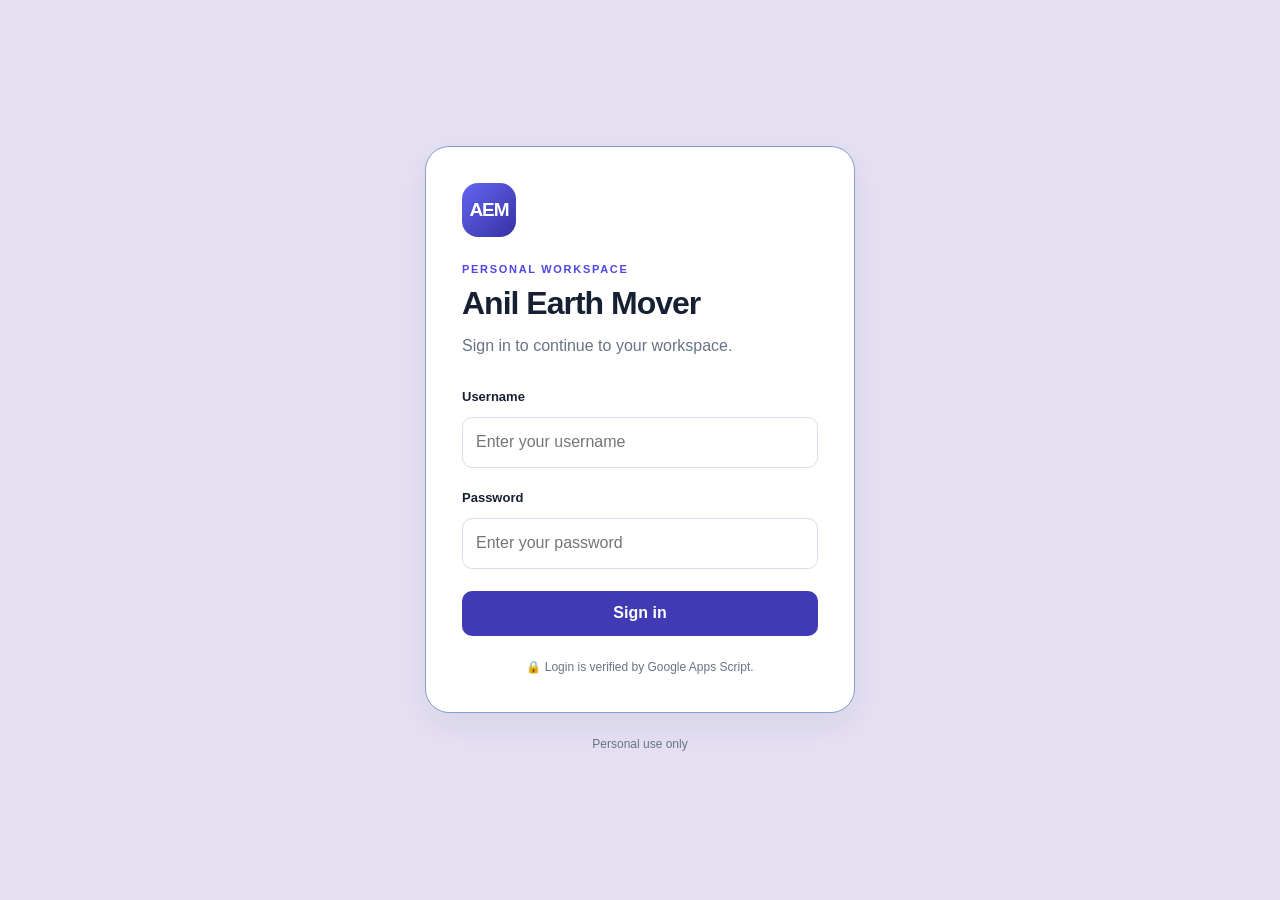
<file: index.html>
<!doctype html>
<html lang="en">
<head>
  <meta charset="utf-8">
  <meta name="viewport" content="width=device-width, initial-scale=1">
  <link rel="icon" href="public/Earth.jpg" type="image/jpeg">
  <title>Anil Earth Mover — Login</title>
  <link rel="stylesheet" href="css/style.css">
  <script src="js/config.js" defer></script>
  <script src="js/login.js" defer></script>
</head>
<body>
  <main class="page">
    <section class="login-card" aria-labelledby="page-title">
      <div class="brand-mark" aria-hidden="true">AEM</div>
      <p class="eyebrow">PERSONAL WORKSPACE</p>
      <h1 id="page-title">Anil Earth Mover</h1>
      <p class="subheading">Sign in to continue to your workspace.</p>

      <form id="login-form">
        <label for="username">Username</label>
        <input id="username" name="username" type="text" autocomplete="username"
               required maxlength="80" placeholder="Enter your username">

        <label for="password">Password</label>
        <input id="password" name="password" type="password" autocomplete="current-password"
               required maxlength="200" placeholder="Enter your password">

        <button id="login-button" type="submit">
          <span class="button-label">Sign in</span>
          <span class="spinner" aria-hidden="true"></span>
        </button>
        <p id="status" class="status" role="status" aria-live="polite"></p>
      </form>
      <p class="security-note"><span aria-hidden="true">🔒</span> Login is verified by Google Apps Script.</p>
    </section>
    <footer>Personal use only</footer>
  </main>
</body>
</html>
</file>
<file: css/style.css>
:root {
  color-scheme: light;
  --primary: #4f46e5;
  --primary-hover: #4338ca;
  --ink: #172033;
  --muted: #687386;
  --surface: #ffffff;
  --background: #e5e0f2;
  --border: #809dd4;
  --danger: #dc2626;
  --success: #15803d;
  --radius: 16px;
  --shadow: 0 12px 36px rgba(25, 36, 65, .07);
}

* {
  box-sizing: border-box;
}

html {
  min-width: 320px;
  scroll-behavior: smooth;
}

body {
  margin: 0;
  font-family: Inter, -apple-system, BlinkMacSystemFont, "Segoe UI", sans-serif;
  color: var(--ink);
  background: var(--background);
  line-height: 1.55;
}

button,
input,
textarea,
select {
  font: inherit;
}

button,
a {
  -webkit-tap-highlight-color: transparent;
}

a {
  color: inherit;
}

button {
  cursor: pointer;
}

button:disabled {
  cursor: not-allowed;
  opacity: .65;
}

[hidden] {
  display: none !important;
}

.global-api-loader {
  position: fixed;
  z-index: 9999;
  top: 18px;
  right: 18px;
  display: inline-flex;
  align-items: center;
  gap: 10px;
  padding: 11px 15px;
  border-radius: 10px;
  background: rgba(23, 32, 51, .94);
  color: #fff;
  box-shadow: 0 8px 24px rgba(0, 0, 0, .2);
  font-size: 14px;
  font-weight: 700;
}

.global-api-spinner {
  width: 17px;
  height: 17px;
  border: 2px solid rgba(255, 255, 255, .35);
  border-top-color: #fff;
  border-radius: 50%;
  animation: global-api-spin .7s linear infinite;
}

@keyframes global-api-spin {
  to { transform: rotate(360deg); }
}

/* Login */

.page {
  min-height: 100vh;
  display: grid;
  place-items: center;
  align-content: center;
  padding: 28px 18px;
}

.login-card {
  width: min(100%, 430px);
  padding: 36px;
  background: var(--surface);
  border: 1px solid var(--border);
  border-radius: 24px;
  box-shadow: var(--shadow);
}

.brand-mark {
  display: grid;
  place-items: center;
  width: 54px;
  height: 54px;
  border-radius: 16px;
  background: linear-gradient(135deg, #6366f1, #3730a3);
  color: #fff;
  font-size: 19px;
  font-weight: 800;
  letter-spacing: -1px;
}

.brand-mark.small {
  width: 38px;
  height: 38px;
  border-radius: 11px;
  font-size: 14px;
}

.eyebrow {
  margin: 24px 0 6px;
  color: var(--primary);
  font-size: 11px;
  font-weight: 800;
  letter-spacing: 1.7px;
}

h1,
h2,
p {
  overflow-wrap: anywhere;
}

.login-card h1,
.page-heading h1 {
  margin: 0;
  letter-spacing: -1px;
  line-height: 1.2;
}

.login-card h1 {
  font-size: 32px;
}

.subheading,
.muted {
  color: var(--muted);
}

.login-card .subheading {
  margin: 12px 0 28px;
}

.login-card form {
  display: grid;
  gap: 10px;
}

label {
  font-size: 13px;
  font-weight: 700;
}

input,
textarea {
  display: block;
  width: 100%;
  min-width: 0;
  padding: 12px 13px;
  color: var(--ink);
  background: #fff;
  border: 1px solid #d8deea;
  border-radius: 10px;
  outline: none;
  transition: border-color .15s, box-shadow .15s;
}

input:focus,
textarea:focus,
select:focus {
  border-color: var(--primary);
  box-shadow: 0 0 0 3px rgba(79, 70, 229, .12);
}

textarea {
  min-height: 95px;
  resize: vertical;
}

select[multiple] {
  min-height: 112px;
}

.login-card input + label {
  margin-top: 10px;
}

.button {
  display: inline-flex;
  align-items: center;
  justify-content: center;
  gap: 8px;
  min-height: 42px;
  padding: 10px 16px;
  border: 1px solid transparent;
  border-radius: 10px;
  font-size: 13px;
  font-weight: 750;
  transition: background .15s, border-color .15s;
}

.button-primary {
  color: #fff;
  background: var(--primary);
}

.button-primary:hover {
  background: var(--primary-hover);
}

.button-secondary {
  color: #374151;
  background: #fff;
  border-color: var(--border);
}

.button-secondary:hover {
  background: #f7f8fc;
}

.login-card form > button {
  width: 100%;
  margin-top: 12px;
}

.security-note {
  margin: 22px 0 0;
  color: var(--muted);
  font-size: 12px;
  text-align: center;
}

.page footer {
  margin-top: 22px;
  color: var(--muted);
  font-size: 12px;
}

.status {
  min-height: 0;
  margin: 10px 0 0;
  font-size: 13px;
  overflow-wrap: anywhere;
}

.status:empty {
  display: none;
}

.status.error {
  color: var(--danger);
}

.status.success {
  color: var(--success);
}

/* Navbar */

.navbar {
  display: flex;
  align-items: center;
  gap: 28px;
  min-height: 76px;
  padding: 12px max(24px, calc((100% - 1200px) / 2));
  border-bottom: 1px solid var(--border);
    background: rgba(101, 85, 119, 0.639);
  backdrop-filter: blur(12px);
  -webkit-backdrop-filter: blur(12px);
  border-bottom: 1px solid rgba(255, 255, 255, 0.1);
}

.navbar-brand {
  display: inline-flex;
  align-items: center;
  gap: 10px;
  flex-shrink: 0;
  text-decoration: none;
  font-size: 16px;
  font-weight: 800;
}

.nav-links {
  display: flex;
  flex-direction: row;
  justify-content:center;
  align-items: center;
  flex-wrap: wrap;
  gap: 8px;
  flex: 1;
}

.nav-links a {
  padding: 9px 12px;
  border-radius: 9px;
  color: #393d48;
  font-size: 13px;
  font-weight: 650;
  text-decoration: none;
}

.nav-links a:hover,
.nav-links a.active {
  color: var(--primary);
  background: #eef0ff;
}

.logout-button {
  flex-shrink: 0;
}

/* Main layout */

.app-container {
  width: min(1200px, 100%);
  margin: 0 auto;
  padding: 38px 24px 64px;
}

.page-heading {
  margin-bottom: 26px;
}

.page-heading .eyebrow {
  margin-top: 0;
}

.page-heading h1 {
  font-size: clamp(26px, 4vw, 36px);
}

.page-heading .subheading {
  margin: 10px 0 0;
}

/* Dashboard cards */


.menu-grid {
  display: grid;
  grid-template-columns: repeat(auto-fill, minmax(220px, 250px));
  gap: 22px;
  align-items: start;
}

@media (max-width: 540px) {
  .menu-grid {
    grid-template-columns: repeat(2, minmax(0, 1fr));
    gap: 12px;
  }

  .menu-card {
    padding: 12px !important;
    border-radius: 15px;
  }

  .menu-card h2 {
    font-size: 14px !important;
  }

  .menu-card p {
    font-size: 10px !important;
  }
  .menu-card-link {
display:none !important;
  }
  .menu-card-icon{
    width: 36px !important;
    height: 36px !important;
    font-size: 20px !important;
  }
}


.menu-card {
  display: flex;
  flex-direction: column;
  aspect-ratio: 1 / 1;
  min-height: 0;
  padding: 25px;
  background: #fff;
  border: 1px solid var(--border);
  border-radius: 20px;
  box-shadow: 0 5px 20px rgba(25, 36, 65, .03);
  text-decoration: none;
  transition: transform .18s, box-shadow .18s, border-color .18s;
}

.menu-card:hover {
  transform: translateY(-4px);
  border-color: #c5c8ff;
  box-shadow: var(--shadow);
}

.menu-card-icon {
  display: grid;
  place-items: center;
  width: 48px;
  height: 48px;
  border-radius: 13px;
  color: var(--primary);
  background: #eef0ff;
  font-size: 26px;
}

.menu-card h2 {
  margin: 20px 0 6px;
  font-size: 18px;
}

.menu-card p {
  margin: 0;
  color: var(--muted);
  font-size: 13px;
}

.menu-card-link {
  display: flex;
  justify-content: space-between;
  gap: 10px;
  margin-top: auto;
  padding-top: 22px;
  color: var(--primary);
  font-size: 13px;
  font-weight: 750;
}

/* Panels and forms */

.panel {
  margin-top: 24px;
  padding: 26px;
  background: #fff;
  border: 1px solid var(--border);
  border-radius: var(--radius);
  box-shadow: 0 5px 20px rgba(25, 36, 65, .025);
}

.panel-heading {
  display: flex;
  align-items: center;
  justify-content: space-between;
  gap: 16px;
  margin-bottom: 22px;
}

.panel-heading h2 {
  margin: 0;
  font-size: 19px;
}

.panel-heading p {
  margin: 5px 0 0;
  font-size: 13px;
}

.form-grid {
  display: grid;
  grid-template-columns: repeat(2, minmax(0, 1fr));
  gap: 20px;
}

.field-group {
  display: flex;
  flex-direction: column;
  gap: 8px;
  min-width: 0;
}

.radio-group {
  display: flex;
  align-items: center;
  gap: 18px;
  min-height: 45px;
}

.radio-group label {
  display: inline-flex;
  align-items: center;
  gap: 6px;
  font-weight: 650;
}

.date-range-inputs {
  display: grid;
  grid-template-columns: repeat(2, minmax(0, 1fr));
  gap: 8px;
}

.date-range-inputs label {
  display: flex;
  flex-direction: column;
  gap: 4px;
  color: var(--muted);
  font-size: 12px;
  font-weight: 700;
}

.required-mark {
  color: var(--danger);
}

.form-actions {
  display: flex;
  flex-wrap: wrap;
  gap: 10px;
  margin-top: 22px;
}

/* Table */

.table-panel {
  min-width: 0;
}

.table-heading {
  margin-bottom: 12px;
}

.table-wrapper {
  width: 100%;
  margin-top: 12px;
  overflow-x: auto;
  border: 1px solid var(--border);
  border-radius: 12px;
  -webkit-overflow-scrolling: touch;
}

table {
  width: 100%;
  border-collapse: collapse;
  text-align: left;
  font-size: 13px;
}

th,
td {
  padding: 14px 15px;
  border-bottom: 1px solid var(--border);
  vertical-align: middle;
}

th {
  color: #414a5b;
  background: #dddde4;
  font-size: 11px;
  font-weight: 800;
  letter-spacing: .4px;
  text-transform: uppercase;
  white-space: nowrap;
}

tbody tr:last-child td {
  border-bottom: 0;
}

tbody tr:hover {
  background: #fafbff;
}

table.data-table td {
  max-width: 300px;
  overflow: hidden;
  text-overflow: ellipsis;
  white-space: nowrap;
}

.data-table-controls,
.data-table-pagination {
  display: flex;
  align-items: center;
  justify-content: space-between;
  gap: 12px;
  margin: 12px 0;
  font-size: 13px;
}

.data-table-controls label {
  display: inline-flex;
  align-items: center;
  gap: 7px;
  color: var(--muted);
}

.data-table-controls select {
  width: auto;
  min-height: 34px;
  padding: 5px 28px 5px 9px;
}

.data-table-search {
  width: min(100%, 280px);
  min-height: 34px;
  padding: 7px 10px;
}

.data-table-summary { color: var(--muted); }
.data-table-page-buttons { display: flex; gap: 8px; }
.data-table-page-buttons .button { min-height: 34px; padding: 6px 11px; }

.actions-column {
  min-width: 125px;
}

.row-actions {
  display: flex;
  align-items: center;
  gap: 5px;
}

.icon-button {
  display: inline-grid;
  place-items: center;
  flex-shrink: 0;
  width: 34px;
  height: 34px;
  color: #4b5568;
  background: #fff;
  border: 1px solid var(--border);
  border-radius: 9px;
  font-size: 18px;
  line-height: 1;
}

.icon-button:hover {
  color: var(--primary);
  background: #eef0ff;
  border-color: #d8d9ff;
}

.icon-button.danger:hover {
  color: var(--danger);
  background: #fff1f2;
  border-color: #fecdd3;
}

.empty-state {
  padding: 34px 15px;
  color: var(--muted);
  text-align: center;
}

/* Client details dialog */

.detail-dialog {
  width: min(620px, calc(100% - 28px));
  max-height: min(80vh, 760px);
  padding: 26px;
  overflow-y: auto;
  color: var(--ink);
  background: #fff;
  border: 1px solid var(--border);
  border-radius: 18px;
  box-shadow: 0 25px 90px rgba(0, 0, 0, .2);
}

.detail-dialog::backdrop {
  background: rgba(15, 23, 42, .55);
  backdrop-filter: blur(3px);
}

.dialog-heading {
  display: flex;
  align-items: center;
  justify-content: space-between;
  gap: 12px;
  margin-bottom: 20px;
}

.dialog-heading h2 {
  margin: 0;
  font-size: 20px;
}

.detail-list {
  display: grid;
  gap: 0;
}

.detail-item {
  padding: 13px 0;
  border-bottom: 1px solid var(--border);
}

.detail-item:last-child {
  border-bottom: 0;
}

.detail-item > span {
  display: block;
  color: var(--muted);
  font-size: 12px;
  font-weight: 700;
}

.detail-item p {
  margin: 5px 0 0;
  white-space: pre-wrap;
  overflow-wrap: anywhere;
}

/* Responsive layout */

@media (max-width: 760px) {
  .data-table-controls,
  .data-table-pagination {
    align-items: flex-start;
    flex-direction: column;
  }

  .navbar {
    flex-wrap: wrap;
    gap: 12px;
    padding: 14px 18px;
  }

  .navbar-brand {
    flex: 1;
  }

  .nav-links {
    order: 3;
    flex-basis: 100%;
    overflow-x: auto;
    flex-wrap: nowrap;
  }

  .nav-links a {
    white-space: nowrap;
  }

  .app-container {
    padding: 28px 16px 42px;
  }

  .panel {
    padding: 19px;
  }

  .form-grid {
    grid-template-columns: 1fr;
    gap: 17px;
  }

  .login-card {
    padding: 28px 23px;
  }
}

@media (max-width: 420px) {
  .navbar {
    padding: 12px;
  }

  .navbar-brand {
    font-size: 14px;
  }

  .logout-button {
    padding: 8px 10px;
  }

  .app-container {
    padding-inline: 12px;
  }

  .panel {
    padding: 15px;
    border-radius: 12px;
  }

  .panel-heading {
    align-items: flex-start;
  }

  .detail-dialog {
    padding: 20px;
  }
}

@media (prefers-reduced-motion: reduce) {
  *,
  *::before,
  *::after {
    scroll-behavior: auto !important;
    transition-duration: .01ms !important;
  }
}


/* CRUD success and error messages */
.status.success,
.status.error {
  display: block;
  padding: 11px 14px;
  margin: 12px 0;
  border-radius: 9px;
  font-size: 13px;
  font-weight: 600;
}

.status.success {
  color: #166534;
  background: #dcfce7;
  border: 1px solid #bbf7d0;
}

.status.error {
  color: #991b1b;
  background: #fee2e2;
  border: 1px solid #fecaca;
}

#login-button{
      background: #403bb4;
    padding: 10px;
    border-radius: 10px;
    color: white;
    font-weight: bolder;
    border: none;
}
#login-button:hover{
      background: #4541c191;
    padding: 10px;
    border-radius: 10px;
    color: white;
    font-weight: bolder;
    border: none;
}


/* Biller Management */
.biller-form-panel,
.table-panel {
  margin-bottom: 24px;
}

.biller-fields {
  display: grid;
  grid-template-columns: repeat(2, minmax(0, 1fr));
  gap: 20px;
}

.biller-fields .form-group {
  min-width: 0;
}

.biller-fields label {
  display: block;
  margin-bottom: 8px;
  font-weight: 600;
}

.biller-fields input,
.biller-fields select {
  width: 100%;
  box-sizing: border-box;
}

.rich-field {
  grid-column: 1 / -1;
}

.rich-toolbar {
  display: flex;
  align-items: center;
  flex-wrap: wrap;
  gap: 7px;
  padding: 8px;
  border: 1px solid var(--border, #d8dce7);
  border-bottom: 0;
  border-radius: 9px 9px 0 0;
  background: #f6f7fb;
}

.rich-toolbar button {
  min-width: 34px;
  min-height: 32px;
  padding: 5px 9px;
  border: 1px solid #d8dce7;
  border-radius: 6px;
  background: #fff;
  cursor: pointer;
}

.rich-toolbar button:hover {
  background: #eceeff;
}

.rich-toolbar .font-size-label {
  display: flex;
  align-items: center;
  gap: 7px;
  margin: 0 0 0 auto;
  font-size: 12px;
}

.rich-toolbar select {
  width: auto;
  min-width: 82px;
  padding: 5px;
  border: 1px solid #d8dce7;
  border-radius: 6px;
  background: #fff;
}

.rich-editor {
  min-height: 130px;
  max-height: 420px;
  overflow-y: auto;
  padding: 12px;
  border: 1px solid var(--border, #d8dce7);
  border-radius: 0 0 9px 9px;
  background: #fff;
  color: #202638;
  font-size: 14px;
  line-height: 1.6;
  white-space: pre-wrap;
  overflow-wrap: anywhere;
}

.rich-editor:focus {
  outline: 2px solid #a5a8ff;
  outline-offset: -2px;
}

.rich-field small {
  display: block;
  margin-top: 6px;
  color: #6b7280;
  font-size: 12px;
}

.form-actions {
  display: flex;
  flex-wrap: wrap;
  gap: 10px;
  margin-top: 20px;
}

.table-wrap {
  width: 100%;
  overflow-x: auto;
}

.data-table {
  width: 100%;
  border-collapse: collapse;
}

.data-table th,
.data-table td {
  padding: 12px;
  text-align: left;
  vertical-align: top;
  border-bottom: 1px solid var(--border, #e5e7eb);
}

.table-actions {
  white-space: nowrap;
}

.table-actions button {
  margin: 2px;
}

@media (max-width: 760px) {
  .table-heading {
    align-items: flex-start;
    flex-direction: column;
  }

  .table-heading .table-actions {
    display: grid;
    grid-template-columns: repeat(2, minmax(0, 1fr));
    gap: 8px;
    width: 100%;
    white-space: normal;
  }

  .table-heading .table-actions #calculation-buttons {
    display: contents;
  }

  .table-heading .table-actions button {
    width: 100%;
    min-width: 0;
    margin: 0;
    white-space: normal;
  }
}

.btn-small {
  padding: 6px 10px;
  font-size: 12px;
}

.btn-danger {
  color: #991b1b;
  border-color: #fecaca;
  background: #fff1f2;
}

.status:empty,
.status[hidden] {
  display: none;
}

.status.success,
.status.error {
  display: block;
  padding: 11px 14px;
  margin: 12px 0;
  border-radius: 9px;
  font-size: 13px;
  font-weight: 600;
}

.status.success {
  color: #166534;
  background: #dcfce7;
  border: 1px solid #bbf7d0;
}

.status.error {
  color: #991b1b;
  background: #fee2e2;
  border: 1px solid #fecaca;
}

.detail-dialog {
  width: min(700px, calc(100% - 32px));
  max-height: 85vh;
  overflow-y: auto;
  padding: 24px;
  border: 1px solid #d8dce7;
  border-radius: 16px;
  box-shadow: 0 20px 70px #0003;
}

.detail-dialog::backdrop {
  background: #11182799;
}

.dialog-heading {
  display: flex;
  align-items: center;
  justify-content: space-between;
  gap: 12px;
  margin-bottom: 18px;
}

.dialog-heading h2 {
  margin: 0;
}

.biller-detail-body {
  display: grid;
  gap: 16px;
}

.detail-field {
  padding-bottom: 12px;
  border-bottom: 1px solid #e5e7eb;
}

.detail-field > strong {
  display: block;
  margin-bottom: 6px;
}

.detail-value {
  overflow-wrap: anywhere;
  white-space: normal;
  line-height: 1.6;
}

.detail-value p {
  margin: 0 0 8px;
}

@media (max-width: 650px) {
  .biller-fields {
    grid-template-columns: minmax(0, 1fr);
  }

  .rich-field {
    grid-column: auto;
  }

  .detail-dialog {
    padding: 16px;
  }
}

#download-button{
  background:lightgreen;
  color:darkgreen;
  border:darkgreen solid 1px;
}
#download-button:hover{
  background:rgb(181, 228, 181);
  color:rgb(4, 75, 4);
  border:darkgreen solid 1px;
}
.field-group > select{
  padding:15px 10px;
  border:lightgray solid 1px;
  border-radius:10px;
}
</file>
